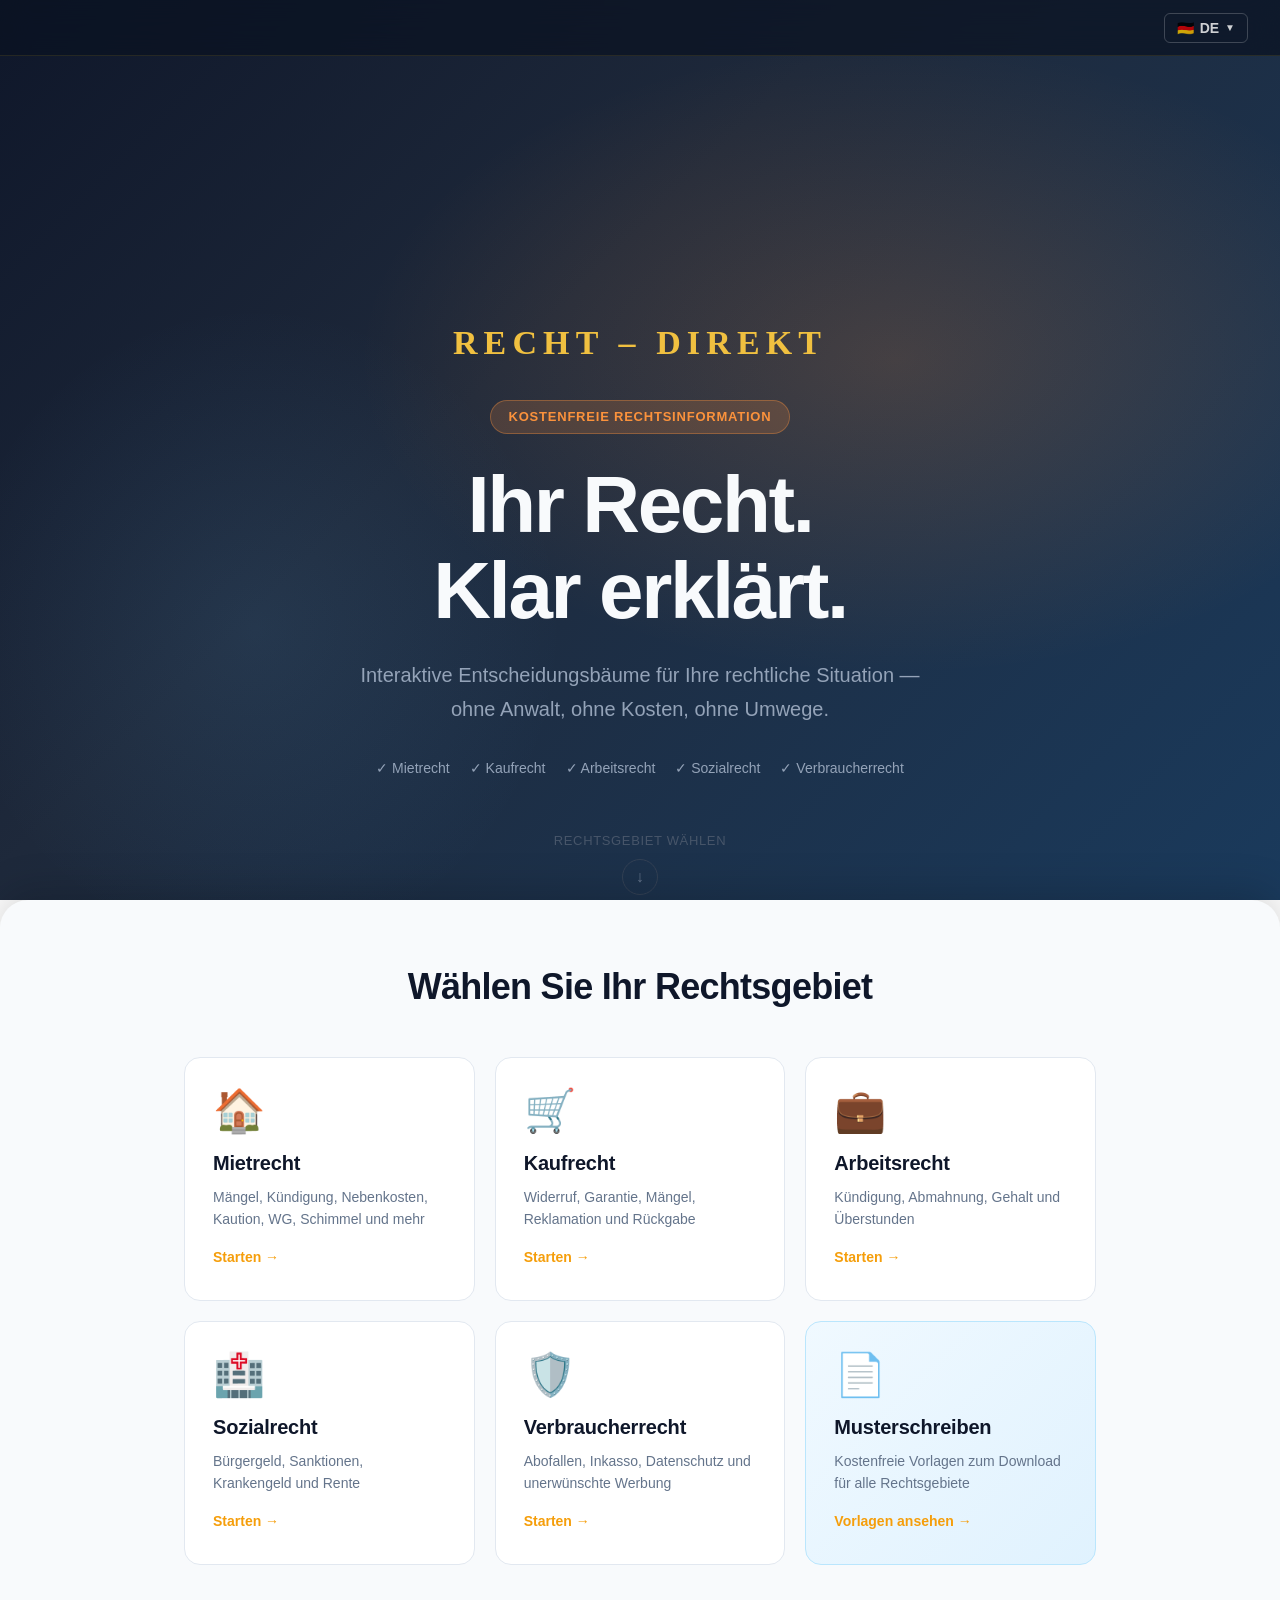
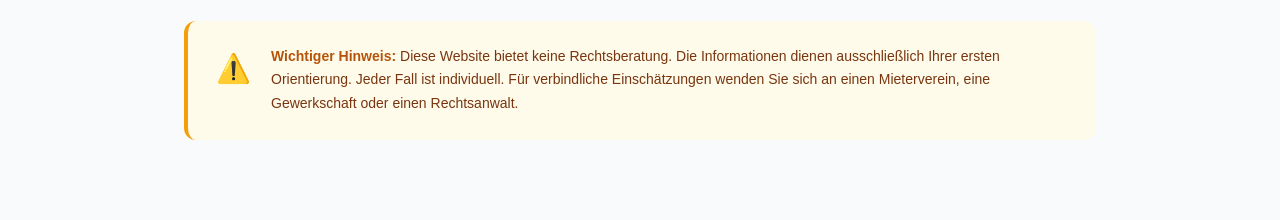
<file: index.html>
<!DOCTYPE html>
<html lang="de" id="html-root">
<head>
  <meta charset="UTF-8">
  <meta name="viewport" content="width=device-width, initial-scale=1.0">
  <title>Recht – Direkt | Kostenfreie Rechtsinformationen</title>
  <link rel="stylesheet" href="styles.css">




  <link rel="manifest" href="manifest.json">
  <meta name="theme-color" content="#1e3a8a">
  <meta name="mobile-web-app-capable" content="yes">
  <meta name="apple-mobile-web-app-capable" content="yes">
  <meta name="apple-mobile-web-app-status-bar-style" content="default">
  <meta name="apple-mobile-web-app-title" content="Recht – Direkt">
  <link rel="apple-touch-icon" href="icon-192.png">
  <script>
    if ('serviceWorker' in navigator) {
      window.addEventListener('load', function() {
        navigator.serviceWorker.register('sw.js').then(function(reg) {
          console.log('SW registered:', reg.scope);
        }).catch(function(err) {
          console.log('SW registration failed:', err);
        });
      });
    }
  </script>
</head>
<body>
<nav id="rd-breadcrumb" aria-label="Navigationspfad" role="navigation"></nav>

<header class="site-header" id="site-header">
  <!-- Slim logo (hidden on home, visible on sub-pages) -->
  <div class="logo-wrapper" id="header-logo" style="opacity:0;pointer-events:none;transition:opacity 0.3s;">
    <a href="/" class="logo-link" onclick="navigate('home');return false;">
      <canvas id="rd-logo-canvas" width="180" height="180"
              style="height:42px;width:42px;display:block;"
              aria-label="Recht – Direkt Logo"></canvas>
      <div class="logo-text">Recht – Direkt</div>
    </a>
  </div>
  <!-- Nav -->
  <nav class="site-nav" id="site-nav" aria-label="Hauptnavigation" style="opacity:0;pointer-events:none;transition:opacity 0.3s;">
    <ul class="nav-list">
      <li><a href="#" class="nav-link" onclick="navigate('home')">Startseite</a></li>
      <li><a href="#" class="nav-link" onclick="navigate('templates_page')">Mustervorlagen</a></li>
    </ul>
  </nav>
  <!-- Language Selector -->
  <div class="lang-selector" id="lang-selector">
    <button class="lang-btn" id="lang-btn" onclick="toggleLangDropdown()" aria-haspopup="true" aria-expanded="false">
      <span id="lang-flag">🇩🇪</span>
      <span id="lang-label">DE</span>
      <span class="lang-arrow">▼</span>
    </button>
    <div class="lang-dropdown" id="lang-dropdown">
      <div class="lang-option active" id="lang-opt-de" onclick="setLanguage('de')">
        <span class="lang-flag">🇩🇪</span> Deutsch
      </div>
      <div class="lang-option" id="lang-opt-en" onclick="setLanguage('en')">
        <span class="lang-flag">🇬🇧</span> English
      </div>
    </div>
  </div>
</header>
<!-- Sub-page centered logo banner -->
<div id="subpage-logo-banner">
  <a href="/" onclick="navigate('home');return false;" style="display:flex;flex-direction:column;align-items:center;gap:6px;text-decoration:none;">
    <canvas id="rd-logo-canvas-banner" width="180" height="180"
            style="width:80px;height:80px;display:block;filter:drop-shadow(0 0 24px rgba(212,160,23,0.50));"
            aria-label="Recht – Direkt Logo"></canvas>
    <span class="subpage-banner-wordmark">Recht – Direkt</span>
    <span class="subpage-banner-sub">Kostenfreie Rechtsinformation</span>
  </a>
</div>


<div id="home" class="page" style="position:relative;min-height:100vh;padding:0;max-width:none;background:transparent;">

  <!-- HERO: fixed behind content, disappears on scroll -->
  <div class="rd-hero" id="rd-hero-logo-link">
    <div class="rd-hero-inner">
      <!-- Large interactive compass logo -->
      <div class="rd-hero-logo-wrap">
        <canvas id="rd-hero-logo-canvas" width="840" height="840"
                style="width:300px;height:300px;display:block;"
                aria-label="Recht – Direkt Kompass"></canvas>
        <div class="rd-hero-wordmark">Recht – Direkt</div>
      </div>
      <div class="rd-hero-badge">Kostenfreie Rechtsinformation</div>
      <h1 class="rd-hero-h1">Ihr Recht.<br>Klar erklärt.</h1>
      <p class="rd-hero-sub">Interaktive Entscheidungsbäume für Ihre rechtliche Situation — ohne Anwalt, ohne Kosten, ohne Umwege.</p>
      <div class="rd-hero-checks">
        <span>✓ Mietrecht</span><span>✓ Kaufrecht</span><span>✓ Arbeitsrecht</span>
        <span>✓ Sozialrecht</span><span>✓ Verbraucherrecht</span>
      </div>
      <div class="rd-scroll-hint">
        <span>Rechtsgebiet wählen</span>
        <div class="rd-scroll-arrow">↓</div>
      </div>
    </div>
  </div>

  <!-- CONTENT PANEL: scrolls over hero -->
  <div class="rd-content-panel">
    <div class="rd-content-inner">

      <h2 class="rd-section-title">Wählen Sie Ihr Rechtsgebiet</h2>

      <div class="rd-cards-grid">
        <div class="rd-card" onclick="navigate('rechtsgebiet_mietrecht')">
          <div class="rd-card-icon">🏠</div>
          <h3>Mietrecht</h3>
          <p>Mängel, Kündigung, Nebenkosten, Kaution, WG, Schimmel und mehr</p>
          <div class="rd-card-cta">Starten →</div>
        </div>
        <div class="rd-card" onclick="navigate('rechtsgebiet_kaufrecht')">
          <div class="rd-card-icon">🛒</div>
          <h3>Kaufrecht</h3>
          <p>Widerruf, Garantie, Mängel, Reklamation und Rückgabe</p>
          <div class="rd-card-cta">Starten →</div>
        </div>
        <div class="rd-card" onclick="navigate('rechtsgebiet_arbeitsrecht')">
          <div class="rd-card-icon">💼</div>
          <h3>Arbeitsrecht</h3>
          <p>Kündigung, Abmahnung, Gehalt und Überstunden</p>
          <div class="rd-card-cta">Starten →</div>
        </div>
        <div class="rd-card" onclick="navigate('rechtsgebiet_sozialrecht')">
          <div class="rd-card-icon">🏥</div>
          <h3>Sozialrecht</h3>
          <p>Bürgergeld, Sanktionen, Krankengeld und Rente</p>
          <div class="rd-card-cta">Starten →</div>
        </div>
        <div class="rd-card" onclick="navigate('rechtsgebiet_verbraucherrecht')">
          <div class="rd-card-icon">🛡️</div>
          <h3>Verbraucherrecht</h3>
          <p>Abofallen, Inkasso, Datenschutz und unerwünschte Werbung</p>
          <div class="rd-card-cta">Starten →</div>
        </div>
        <div class="rd-card rd-card-templates" onclick="showTemplatesPage()">
          <div class="rd-card-icon">📄</div>
          <h3>Musterschreiben</h3>
          <p>Kostenfreie Vorlagen zum Download für alle Rechtsgebiete</p>
          <div class="rd-card-cta">Vorlagen ansehen →</div>
        </div>
      </div>

      <div class="rd-disclaimer">
        <span class="rd-disclaimer-icon">⚠️</span>
        <div>
          <strong>Wichtiger Hinweis:</strong> Diese Website bietet keine Rechtsberatung.
          Die Informationen dienen ausschließlich Ihrer ersten Orientierung.
          Jeder Fall ist individuell. Für verbindliche Einschätzungen wenden Sie sich
          an einen Mieterverein, eine Gewerkschaft oder einen Rechtsanwalt.
        </div>
      </div>

    </div>
  </div>
</div>

<div id="rechtsgebiet_kaufrecht" class="page hidden">
      <button class="btn btn-back" onclick="navigate('home')">&larr; Zurück zur Startseite</button>
      <div class="card">
        <h1 style="margin-bottom: var(--space-24);">🛒 Kaufrecht</h1>
        <p style="font-size: var(--font-size-lg); margin-bottom: var(--space-24);">Hilfe bei Problemen mit Käufen, Mängeln, Widerruf und Lieferverzug.</p>
        <button class="btn btn-primary" onclick="navigate('main')">Los geht's →</button>
      </div>
    </div>
<div id="rechtsgebiet_mietrecht" class="page hidden">
      <button class="btn btn-back" onclick="navigate('home')">&larr; Zurück zur Startseite</button>
      <div class="card">
        <h1 style="margin-bottom: var(--space-24);">🏠 Mietrecht</h1>
        <p style="font-size: var(--font-size-lg); margin-bottom: var(--space-24);">Hilfe bei Problemen mit der Mietwohnung, Vermieter und Kaution.</p>
        <button class="btn btn-primary" onclick="navigate('mietrecht_main')">Los geht's →</button>
      </div>
    </div>
<div id="rechtsgebiet_arbeitsrecht" class="page hidden">
      <button class="btn btn-back" onclick="navigate('home')">&larr; Zurück zur Startseite</button>
      <div class="card">
        <h1 style="margin-bottom: var(--space-24);">💼 Arbeitsrecht</h1>
        <p style="font-size: var(--font-size-lg); margin-bottom: var(--space-24);">Hilfe bei Problemen im Arbeitsverhältnis: Abmahnung, Kündigung, Lohn.</p>
        <button class="btn btn-primary" onclick="navigate('arbeitsrecht_main')">Los geht's →</button>
      </div>
    </div>
<div id="rechtsgebiet_sozialrecht" class="page hidden">
      <button class="btn btn-back" onclick="navigate('home')">&larr; Zurück zur Startseite</button>
      <div class="card">
        <h1 style="margin-bottom: var(--space-24);">🤝 Sozialrecht</h1>
        <p style="font-size: var(--font-size-lg); margin-bottom: var(--space-24);">Hilfe bei Problemen mit Bürgergeld, ALG I, Wohngeld und Sanktionen.</p>
        <button class="btn btn-primary" onclick="navigate('sozialrecht_main')">Los geht's →</button>
      </div>
    </div>
<div id="rechtsgebiet_verbraucherrecht" class="page hidden">
      <button class="btn btn-back" onclick="navigate('home')">&larr; Zurück zur Startseite</button>
      <div class="card">
        <h1 style="margin-bottom: var(--space-24);">🛡️ Verbraucherrecht</h1>
        <p style="font-size: var(--font-size-lg); margin-bottom: var(--space-24);">Hilfe bei Verträgen, Inkasso-Forderungen und Abofallen.</p>
        <button class="btn btn-primary" onclick="navigate('verbraucherrecht_main')">Los geht's →</button>
      </div>
    </div>
<div id="templates_page" class="page hidden">
    <button class="btn btn-back" onclick="navigate('home')">&larr; Zurück zur Startseite</button>
    <div class="card" style="max-width:950px;width:100%;margin:0 auto;padding:32px 16px 32px 16px;background: var(--color-surface);">
      <h1 style="text-align:center;margin-bottom:32px;">📄 Mustervorlagen &amp; Musterschreiben</h1>
      <p style="color:var(--color-text-secondary);font-size:18px;text-align:center;max-width:700px;margin:0 auto 40px;">Hier finden Sie rechtssichere Mustervorlagen und Musterschreiben zum Download, sortiert nach Rechtsgebieten. Sie können den Text kopieren, ansehen oder sich eine professionelle PDF-Vorlage herunterladen. Alle Vorlagen enthalten Felder zum Ausfüllen und eine kurze Erklärung.</p>
      <div class="template-tools-bar">
        <input type="text" id="template-search" placeholder="🔍 Stichwortsuche (z.B. Kündigung, Mangel)" oninput="filterTemplates()" aria-label="Vorlagen durchsuchen">
        <select id="template-area-filter" onchange="filterTemplates()" aria-label="Rechtsgebiet filtern">
          <option value="all">Alle Rechtsgebiete</option>
          <option value="kaufrecht">Kaufrecht</option>
          <option value="mietrecht">Mietrecht</option>
          <option value="arbeitsrecht">Arbeitsrecht</option>
          <option value="sozialrecht">Sozialrecht</option>
          <option value="verbraucherrecht">Verbraucherrecht</option>
        </select>
        <button class="btn btn-secondary" style="margin-left:10px;min-width:110px;" onclick="showRecentTemplates()" id="recentlyBtn">Zuletzt verwendet</button>
      </div>
      <div id="templates-collapsible-list"></div>
    </div>
    <!-- PREVIEW MODAL -->
    <div id="template-preview-modal" class="modal hidden" tabindex="-1" role="dialog" aria-modal="true" aria-labelledby="templatePreviewTitle">
      <div class="modal-backdrop" onclick="hidePreview()"></div>
      <div class="modal-content">
        <button class="modal-close" onclick="hidePreview()" aria-label="Vorschau schließen">&times;</button>
        <div id="modal-preview-content"></div>
      </div>
    </div>
  </div>

  <!-- Dynamic page container -->
  <div id="dyn-page" class="page hidden"></div>



  <script src="data/templates.js"></script>
  <script src="data/tree.js"></script>
  <script src="js/app.js"></script>
  <script src="js/logo.js"></script>
</body>
</html>
</file>
<file: styles.css>
/* ================================================================
   styles.css — Recht-Direkt
   Merged from three <style> blocks in the original index.html
================================================================ */

/* === Block 1: Base Design System === */

    /* Professional Design with Premium Brand Colors */
    body {
  font-family: -apple-system, BlinkMacSystemFont, 'Segoe UI', 'Inter', 'Roboto', sans-serif;
  font-size: 16px;
  line-height: 1.5;
  color: #111827;
  background: #ffffff;
  -webkit-font-smoothing: antialiased;
  -moz-osx-font-smoothing: grayscale;
  min-height: 100vh;
}
    /* Design System CSS */
    :root {
      --color-white: rgba(255, 255, 255, 1);
      --color-black: rgba(0, 0, 0, 1);
      --primary-color: #1e3a8a;
      --accent-color: #f59e0b;

      --color-cream-50: rgba(252, 252, 249, 1);
      --color-cream-100: rgba(255, 255, 253, 1);
      --color-gray-200: rgba(245, 245, 245, 1);
      --color-gray-300: rgba(167, 169, 169, 1);
      --color-gray-400: rgba(119, 124, 124, 1);
      --color-slate-500: rgba(98, 108, 113, 1);
      --color-brown-600: rgba(94, 82, 64, 1);
      --color-charcoal-700: rgba(31, 33, 33, 1);
      --color-charcoal-800: rgba(38, 40, 40, 1);
      --color-slate-900: rgba(19, 52, 59, 1);
      --color-teal-300: rgba(50, 184, 198, 1);
      --color-teal-400: rgba(45, 166, 178, 1);
      --color-teal-500: rgba(33, 128, 141, 1);
      --color-teal-600: rgba(29, 116, 128, 1);
      --color-teal-700: rgba(26, 104, 115, 1);
      --color-teal-800: rgba(41, 150, 161, 1);
      --color-red-400: rgba(255, 84, 89, 1);
      --color-red-500: rgba(192, 21, 47, 1);
      --color-orange-400: rgba(230, 129, 97, 1);
      --color-orange-500: rgba(168, 75, 47, 1);
      --color-brown-600-rgb: 94, 82, 64;
      --color-teal-500-rgb: 33, 128, 141;
      --color-slate-900-rgb: 19, 52, 59;
      --color-slate-500-rgb: 98, 108, 113;
      --color-red-500-rgb: 192, 21, 47;
      --color-red-400-rgb: 255, 84, 89;
      --color-orange-500-rgb: 168, 75, 47;
      --color-orange-400-rgb: 230, 129, 97;
      --color-bg-1: rgba(59, 130, 246, 0.08);
      --color-bg-2: rgba(245, 158, 11, 0.08);
      --color-bg-3: rgba(34, 197, 94, 0.08);
      --color-bg-4: rgba(239, 68, 68, 0.08);
      --color-bg-5: rgba(147, 51, 234, 0.08);
      --color-bg-6: rgba(249, 115, 22, 0.08);
      --color-bg-7: rgba(236, 72, 153, 0.08);
      --color-bg-8: rgba(6, 182, 212, 0.08);
      --color-background: var(--color-cream-50);
      --color-surface: var(--color-cream-100);
      --color-text: var(--color-slate-900);
      --color-text-secondary: var(--color-slate-500);
      --color-primary: var(--color-teal-500);
      --color-primary-hover: var(--color-teal-600);
      --color-primary-active: var(--color-teal-700);
      --color-secondary: rgba(var(--color-brown-600-rgb), 0.12);
      --color-secondary-hover: rgba(var(--color-brown-600-rgb), 0.2);
      --color-secondary-active: rgba(var(--color-brown-600-rgb), 0.25);
      --color-border: rgba(var(--color-brown-600-rgb), 0.2);
      --color-btn-primary-text: var(--color-cream-50);
      --color-card-border: rgba(var(--color-brown-600-rgb), 0.12);
      --color-card-border-inner: rgba(var(--color-brown-600-rgb), 0.12);
      --color-error: var(--color-red-500);
      --color-success: var(--color-teal-500);
      --color-warning: var(--color-orange-500);
      --color-info: var(--color-slate-500);
      --color-focus-ring: rgba(var(--color-teal-500-rgb), 0.4);
      --color-select-caret: rgba(var(--color-slate-900-rgb), 0.8);
      --focus-ring: 0 0 0 3px var(--color-focus-ring);
      --focus-outline: 2px solid var(--color-primary);
      --font-family-base: "FKGroteskNeue", "Geist", "Inter", -apple-system, BlinkMacSystemFont, "Segoe UI", Roboto, sans-serif;
      --font-size-sm: 14px;
      --font-size-base: 16px;
      --font-size-md: 18px;
      --font-size-lg: 20px;
      --font-size-xl: 24px;
      --font-size-2xl: 30px;
      --font-size-3xl: 36px;
      --font-size-4xl: 48px;
      --font-weight-normal: 400;
      --font-weight-medium: 500;
      --font-weight-semibold: 550;
      --font-weight-bold: 600;
      --line-height-tight: 1.25;
      --line-height-normal: 1.5;
      --line-height-relaxed: 1.75;
      --space-8: 8px;
      --space-12: 12px;
      --space-16: 16px;
      --space-20: 20px;
      --space-24: 24px;
      --space-32: 32px;
      --space-48: 48px;
      --radius-base: 8px;
      --radius-md: 10px;
      --radius-lg: 12px;
      --shadow-xs: 0 1px 2px rgba(0, 0, 0, 0.03);
      --shadow-sm: 0 1px 3px rgba(0, 0, 0, 0.04), 0 1px 2px rgba(0, 0, 0, 0.02);
      --shadow-md: 0 4px 6px -1px rgba(0, 0, 0, 0.04), 0 2px 4px -1px rgba(0, 0, 0, 0.02);
      --shadow-lg: 0 10px 15px -3px rgba(0, 0, 0, 0.08), 0 4px 6px -2px rgba(0, 0, 0, 0.04);
      --duration-fast: 150ms;
      --duration-normal: 250ms;
      --ease-standard: cubic-bezier(0.16, 1, 0.3, 1);
    }

    @media (prefers-color-scheme: dark) {
      :root {
        --color-gray-400-rgb: 119, 124, 124;
        --color-teal-300-rgb: 50, 184, 198;
        --color-gray-300-rgb: 167, 169, 169;
        --color-gray-200-rgb: 245, 245, 245;
        --color-bg-1: rgba(29, 78, 216, 0.15);
        --color-bg-2: rgba(180, 83, 9, 0.15);
        --color-bg-3: rgba(21, 128, 61, 0.15);
        --color-bg-4: rgba(185, 28, 28, 0.15);
        --color-bg-5: rgba(107, 33, 168, 0.15);
        --color-bg-6: rgba(194, 65, 12, 0.15);
        --color-bg-7: rgba(190, 24, 93, 0.15);
        --color-bg-8: rgba(8, 145, 178, 0.15);
        --color-background: var(--color-charcoal-700);
        --color-surface: var(--color-charcoal-800);
        --color-text: var(--color-gray-200);
        --color-text-secondary: rgba(var(--color-gray-300-rgb), 0.7);
        --color-primary: var(--color-teal-300);
        --color-primary-hover: var(--color-teal-400);
        --color-primary-active: var(--color-teal-800);
        --color-secondary: rgba(var(--color-gray-400-rgb), 0.15);
        --color-secondary-hover: rgba(var(--color-gray-400-rgb), 0.25);
        --color-secondary-active: rgba(var(--color-gray-400-rgb), 0.3);
        --color-border: rgba(var(--color-gray-400-rgb), 0.3);
        --color-error: var(--color-red-400);
        --color-success: var(--color-teal-300);
        --color-warning: var(--color-orange-400);
        --color-info: var(--color-gray-300);
        --color-focus-ring: rgba(var(--color-teal-300-rgb), 0.4);
        --color-btn-primary-text: var(--color-slate-900);
        --color-card-border: rgba(var(--color-gray-400-rgb), 0.2);
        --color-card-border-inner: rgba(var(--color-gray-400-rgb), 0.15);
      }
    }

    @font-face {
      font-family: 'FKGroteskNeue';
      src: url('https://r2cdn.perplexity.ai/fonts/FKGroteskNeue.woff2') format('woff2');
    }

    * {
      margin: 0;
      padding: 0;
      box-sizing: border-box;
    }

    html {
      font-family: var(--font-family-base);
      font-size: var(--font-size-base);
      line-height: var(--line-height-relaxed);
      color: var(--color-text);
      background-color: var(--color-background);
      -webkit-font-smoothing: antialiased;
    }

    body {
      min-height: 100vh;
      display: flex;
      flex-direction: column;
    }

    /* Main Container */
    .container {
      max-width: 900px;
      margin: 0 auto;
      padding: var(--space-32);
      width: 100%;
    }

    /* Card Styles - Clean Professional */
    .card {
      background: #ffffff;
      border-radius: 16px;
      box-shadow: 0 2px 8px rgba(0, 0, 0, 0.08);
      padding: 48px;
      margin-bottom: var(--space-32);
      max-width: 900px;
      margin-left: auto;
      margin-right: auto;
    }

    /* Typography */
    h1 {
      font-size: var(--font-size-4xl);
      font-weight: var(--font-weight-bold);
      color: var(--color-text);
      margin-bottom: var(--space-24);
      line-height: var(--line-height-tight);
      letter-spacing: -0.02em;
    }

    h2 {
      font-size: var(--font-size-3xl);
      font-weight: var(--font-weight-semibold);
      color: var(--color-text);
      margin-bottom: var(--space-24);
      line-height: var(--line-height-tight);
      letter-spacing: -0.01em;
    }

    p {
      font-size: var(--font-size-md);
      color: var(--color-text);
      margin-bottom: var(--space-20);
      line-height: var(--line-height-relaxed);
    }

    /* Alert Box */
    .alert {
      background-color: var(--color-bg-3);
      border: 1px solid var(--color-success);
      border-radius: var(--radius-base);
      padding: var(--space-16);
      margin-bottom: var(--space-24);
    }

    .alert p {
      color: var(--color-text);
      margin-bottom: 0;
      font-size: var(--font-size-base);
    }

    /* Buttons - Professional Warm Design */
    .btn {
      display: block;
      width: 100%;
      padding: 16px 32px;
      font-size: 18px;
      font-weight: 500;
      text-align: center;
      border: none;
      border-radius: 12px;
      cursor: pointer;
      transition: all 0.2s ease;
      margin-bottom: 16px;
    }

    .btn-primary {
      background: #1e3a8a;
      color: white;
      box-shadow: 0 2px 4px rgba(30, 58, 138, 0.2);
    }

    .btn-primary:hover {
      background: #1e40af;
      transform: translateY(-1px);
      box-shadow: 0 4px 8px rgba(30, 58, 138, 0.3);
    }

    .btn-primary:active {
      background: #1e3a8a;
      transform: translateY(0);
    }

    .btn-secondary {
      background: white;
      color: #1e3a8a;
      border: 2px solid #1e3a8a;
    }

    .btn-secondary:hover {
      background: rgba(30, 58, 138, 0.05);
      border-color: #1e40af;
      color: #1e40af;
    }

    .btn-back {
      background: white;
      color: #1e3a8a;
      border: 2px solid #e2e8f0;
      padding: 10px 20px;
      font-size: 14px;
      margin-bottom: 24px;
      box-shadow: 0 2px 4px rgba(0,0,0,0.05);
    }

    .btn-back:hover {
      background: #f7fafc;
      border-color: #1e3a8a;
      transform: translateX(-2px);
    }

    /* Progress Indicator - Clean Design */
    .progress {
      background: #f7fafc;
      color: #1e3a8a;
      padding: 12px 24px;
      border-radius: 8px;
      font-size: 16px;
      text-align: center;
      margin-bottom: 32px;
      font-weight: 500;
      border: 1px solid #e2e8f0;
    }

    /* Hint Box */
    .hint {
      background-color: var(--color-bg-2);
      border-left: 3px solid var(--color-warning);
      padding: var(--space-12) var(--space-16);
      margin-bottom: var(--space-20);
      border-radius: var(--radius-base);
      font-size: var(--font-size-sm);
      color: var(--color-text);
    }

    /* Legal Reference */
    .legal-ref {
      background-color: var(--color-secondary);
      border: 1px solid var(--color-border);
      border-radius: var(--radius-base);
      padding: var(--space-12) var(--space-16);
      margin-top: var(--space-20);
      font-size: var(--font-size-sm);
      color: var(--color-text-secondary);
      font-style: italic;
    }

    /* Footer */
    .footer {
      text-align: center;
      padding: var(--space-32) var(--space-24);
      margin-top: auto;
    }

    .footer p {
      font-size: var(--font-size-sm);
      color: var(--color-text-secondary);
    }

    /* Result Card - Professional Design */
    .result-card {
      background: white;
      border: 1px solid #e2e8f0;
      border-radius: 12px;
      padding: 24px;
      margin-bottom: 24px;
      box-shadow: 0 2px 4px rgba(0,0,0,0.05);
      transition: all 0.2s ease;
    }

    .result-card:hover {
      transform: translateY(-2px);
      box-shadow: 0 4px 12px rgba(0,0,0,0.1);
    }

    .result-card h2 {
      color: #1e3a8a;
      margin-bottom: 16px;
    }

    .result-card p {
      color: #2d3748;
      font-size: 16px;
      line-height: 1.6;
    }

    /* Hidden Class */
    .hidden {
      display: none;
    }

    /* ========== PAGE-SPECIFIC DESIGN ========== */
.site-header {
  position: fixed;
  top: 0; left: 0; right: 0;
  z-index: 300;
  display: flex;
  align-items: center;
  justify-content: space-between;
  padding: 0 32px;
  height: 56px;
  background: transparent;
  transition: background 0.35s ease, box-shadow 0.35s ease;
}
.site-header.solid {
  background: rgba(8, 17, 30, 0.96);
  box-shadow: 0 2px 20px rgba(0,0,0,0.35);
}
.site-header.page-light {
  background: #ffffff;
  box-shadow: 0 2px 8px rgba(0,0,0,0.08);
}
.container {
  max-width: 1200px;
  margin: 0 auto;
  padding: 0 24px;
}
.logo-wrapper { display: flex; align-items: center; gap: 10px; }
.logo-link {
  display: flex; align-items: center; gap: 10px;
  text-decoration: none;
  transition: opacity 0.2s;
}
.logo-link:hover { opacity: 0.85; }
.logo-text {
  font-size: 18px;
  font-weight: 700;
  color: #f0c040;
  letter-spacing: 0.04em;
  font-family: 'Georgia', serif;
  white-space: nowrap;
}
.site-header.page-light .logo-text { color: #1e3a8a; }
@media (max-width: 768px) {
  .site-header { padding: 0 16px; }
  .logo-text { font-size: 15px; }
}

.hero {
  padding: 80px 0;
  text-align: center;
}
.hero-title {
  font-size: 48px;
  font-weight: 700;
  line-height: 1.2;
  color: #111827;
  margin-bottom: 24px;
  max-width: 900px;
  margin-left: auto;
  margin-right: auto;
}
.hero-subtitle {
  font-size: 20px;
  line-height: 1.75;
  color: #4b5563;
  margin-bottom: 48px;
  max-width: 800px;
  margin-left: auto;
  margin-right: auto;
}
.hero-features {
  display: flex;
  flex-direction: column;
  gap: 16px;
  max-width: 700px;
  margin: 0 auto;
  text-align: left;
}
.feature-item {
  display: flex;
  align-items: center;
  gap: 12px;
  font-size: 18px;
  line-height: 1.5;
}
.feature-icon {
  color: #38a169;
  font-size: 24px;
  flex-shrink: 0;
}
@media (max-width: 768px) {
  .hero {
    padding: 48px 0;
  }
  .hero-title {
    font-size: 32px;
  }
  .hero-subtitle {
    font-size: 18px;
  }
  .feature-item {
    font-size: 16px;
  }
}

.areas {
  padding: 80px 0;
  background: #f9fafb;
}
.section-title {
  font-size: 36px;
  font-weight: 600;
  text-align: center;
  margin-bottom: 48px;
  color: #111827;
}
.areas-grid {
  display: grid;
  grid-template-columns: repeat(2, 1fr);
  gap: 24px;
  max-width: 1000px;
  margin: 0 auto;
}
.area-card {
  background: white;
  border: 1px solid #e5e7eb;
  border-radius: 12px;
  padding: 32px;
  text-decoration: none;
  transition: all 0.2s ease;
  display: flex;
  flex-direction: column;
  position: relative;
}
.area-card:hover {
  transform: translateY(-4px);
  box-shadow: 0 12px 24px rgba(0, 0, 0, 0.1);
  border-color: #3b82f6;
}
.card-icon {
  font-size: 48px;
  margin-bottom: 16px;
}
.card-title {
  font-size: 24px;
  font-weight: 600;
  color: #111827;
  margin: 0 0 8px 0;
}
.card-description {
  font-size: 16px;
  line-height: 1.5;
  color: #6b7280;
  margin: 0 0 16px 0;
  flex-grow: 1;
}
.card-arrow {
  font-size: 24px;
  color: #3b82f6;
  align-self: flex-start;
}
@media (max-width: 768px) {
  .areas-grid {
    grid-template-columns: 1fr;
  }
  .section-title {
    font-size: 28px;
  }
}

.disclaimer {
  padding: 80px 0;
}
.disclaimer-box {
  background: #fffbeb;
  border-left: 4px solid #f59e0b;
  border-radius: 8px;
  padding: 24px;
  display: flex;
  gap: 16px;
  max-width: 900px;
  margin: 0 auto;
}
.disclaimer-icon {
  font-size: 32px;
  flex-shrink: 0;
}
.disclaimer-title {
  font-size: 20px;
  font-weight: 600;
  color: #78350f;
  margin: 0 0 8px 0;
}
.disclaimer-text {
  font-size: 14px;
  line-height: 1.6;
  color: #78350f;
  margin: 0;
}

.site-footer {
  background: #f9fafb;
  border-top: 1px solid #e5e7eb;
  padding: 48px 0;
}
.footer-content {
  display: flex;
  justify-content: space-between;
  align-items: center;
  flex-wrap: wrap;
  gap: 16px;
}
.footer-copyright {
  font-size: 14px;
  color: #6b7280;
  margin: 0;
}
.footer-nav {
  display: flex;
  gap: 16px;
  align-items: center;
}
.footer-link {
  font-size: 14px;
  color: #6b7280;
  text-decoration: none;
}
.footer-link:hover {
  color: #3b82f6;
}
.footer-separator {
  color: #d1d5db;
}
@media (max-width: 768px) {
  .footer-content {
    flex-direction: column;
    text-align: center;
  }
}
/* ========== DESIGN SYSTEM (overwrite for global and reset) ========== */
a {
  color: var(--primary-color);
  text-decoration: none;
  transition: color 0.2s ease;
}

a:hover {
  color: #1e40af;
}
img {
  max-width: 100%;
  height: auto;
  display: block;
}

/* Responsive */
    @media (max-width: 640px) {
      .container {
        padding: var(--space-16);
      }

      .card {
        padding: var(--space-32);
      }

      h1 {
        font-size: var(--font-size-3xl);
      }

      h2 {
        font-size: var(--font-size-2xl);
      }
      
      .btn {
        padding: 14px 24px;
        font-size: 16px;
      }
    }
  

/* ═══ SCROLL-AWAY HERO ═══════════════════════════════════════════════════ */
.rd-hero {
  position: fixed;
  top: 0; left: 0; right: 0;
  height: 100vh;
  z-index: 0;
  background: linear-gradient(135deg, #0f172a 0%, #1e293b 40%, #1a3a5c 100%);
  display: flex;
  align-items: center;
  justify-content: center;
  overflow: hidden;
}
.rd-hero::before {
  content: '';
  position: absolute;
  inset: 0;
  background:
    radial-gradient(ellipse 60% 50% at 70% 40%, rgba(251,146,60,0.18) 0%, transparent 70%),
    radial-gradient(ellipse 40% 60% at 20% 70%, rgba(99,179,237,0.10) 0%, transparent 60%);
  pointer-events: none;
}
.rd-hero-inner {
  position: relative;
  z-index: 1;
  text-align: center;
  padding: 0 24px;
  max-width: 780px;
  width: 100%;
}
.rd-hero-logo-wrap {
  display: flex;
  flex-direction: column;
  align-items: center;
  margin-bottom: 32px;
  gap: 12px;
}
.rd-hero-logo-wrap canvas {
  filter: drop-shadow(0 0 32px rgba(212,160,23,0.25));
  transition: filter 0.4s ease;
  cursor: pointer;
}
.rd-hero-logo-wrap:hover canvas {
  filter: drop-shadow(0 0 52px rgba(212,160,23,0.5));
}
.rd-hero-wordmark {
  font-family: 'Georgia', 'Times New Roman', serif;
  font-size: clamp(22px, 3.5vw, 34px);
  font-weight: 700;
  letter-spacing: 0.18em;
  color: #f0c040;
  text-transform: uppercase;
}
@media (max-width: 600px) {
  .rd-hero-logo-wrap canvas { width: 220px !important; height: 220px !important; }
  .rd-hero-wordmark { font-size: 20px; }
}
.rd-hero-badge {
  display: inline-block;
  background: rgba(251,146,60,0.18);
  color: #fb923c;
  border: 1px solid rgba(251,146,60,0.35);
  border-radius: 99px;
  font-size: 13px;
  font-weight: 600;
  letter-spacing: .06em;
  text-transform: uppercase;
  padding: 6px 18px;
  margin-bottom: 28px;
}
.rd-hero-h1 {
  font-size: clamp(42px, 7vw, 80px);
  font-weight: 800;
  color: #f8fafc;
  line-height: 1.08;
  letter-spacing: -0.03em;
  margin: 0 0 24px;
}
.rd-hero-sub {
  font-size: clamp(16px, 2.2vw, 20px);
  color: #94a3b8;
  line-height: 1.7;
  margin: 0 auto 32px;
  max-width: 560px;
}
.rd-hero-checks {
  display: flex;
  flex-wrap: wrap;
  gap: 10px 20px;
  justify-content: center;
  margin-bottom: 52px;
  color: #64748b;
  font-size: 14px;
  font-weight: 500;
}
.rd-hero-checks span {
  color: #94a3b8;
}
.rd-scroll-hint {
  display: flex;
  flex-direction: column;
  align-items: center;
  gap: 8px;
  color: #475569;
  font-size: 13px;
  letter-spacing: .05em;
  text-transform: uppercase;
}
.rd-scroll-arrow {
  width: 36px; height: 36px;
  border: 1.5px solid #334155;
  border-radius: 50%;
  display: flex; align-items: center; justify-content: center;
  font-size: 16px;
  color: #64748b;
  animation: bounce 2s ease-in-out infinite;
}
@keyframes bounce {
  0%,100% { transform: translateY(0); opacity:.7; }
  50%      { transform: translateY(5px); opacity:1; }
}

/* ═══ CONTENT PANEL (slides over hero) ══════════════════════════════════ */
.rd-content-panel {
  position: relative;
  z-index: 10;
  margin-top: 100vh;
  background: #f8fafc;
  border-radius: 28px 28px 0 0;
  box-shadow: 0 -8px 40px rgba(0,0,0,0.18);
}
.rd-content-inner {
  max-width: 960px;
  margin: 0 auto;
  padding: 64px 24px 80px;
}
.rd-section-title {
  font-size: clamp(24px, 3.5vw, 36px);
  font-weight: 700;
  color: #0f172a;
  text-align: center;
  letter-spacing: -0.02em;
  margin: 0 0 48px;
}
.rd-cards-grid {
  display: grid;
  grid-template-columns: repeat(auto-fit, minmax(280px, 1fr));
  gap: 20px;
  margin-bottom: 56px;
}
.rd-card {
  background: #ffffff;
  border: 1px solid #e2e8f0;
  border-radius: 16px;
  padding: 32px 28px;
  cursor: pointer;
  transition: transform .25s ease, box-shadow .25s ease, border-color .25s ease;
}
.rd-card:hover {
  transform: translateY(-6px);
  box-shadow: 0 16px 32px rgba(15,23,42,.10);
  border-color: #cbd5e1;
}
.rd-card-icon {
  font-size: 42px;
  margin-bottom: 16px;
  line-height: 1;
}
.rd-card h3 {
  font-size: 20px;
  font-weight: 700;
  color: #0f172a;
  margin: 0 0 8px;
  letter-spacing: -.01em;
}
.rd-card p {
  font-size: 14px;
  color: #64748b;
  line-height: 1.6;
  margin: 0 0 16px;
}
.rd-card-cta {
  font-size: 14px;
  font-weight: 600;
  color: var(--accent-color, #e07b2a);
}
.rd-card-templates {
  background: linear-gradient(135deg, #f0f9ff, #e0f2fe);
  border-color: #bae6fd;
}
.rd-disclaimer {
  display: flex;
  gap: 20px;
  align-items: flex-start;
  background: #fffbeb;
  border-left: 4px solid #f59e0b;
  border-radius: 12px;
  padding: 24px 28px;
  font-size: 14px;
  color: #78350f;
  line-height: 1.7;
}
.rd-disclaimer-icon { font-size: 28px; flex-shrink: 0; }
.rd-disclaimer strong { color: #b45309; }



/* Mobile */
@media (max-width: 600px) {
  .rd-hero-h1 { font-size: 40px; }
  .rd-content-inner { padding: 40px 16px 60px; }
  .rd-cards-grid { grid-template-columns: 1fr; }
}

  
/* ═══════════════════════════════════════════════
   SITZUNGSSPEICHER / PFAD-HISTORY — v1
   Breadcrumb-Leiste, Zurück-Button-Upgrade,
   Session-Zusammenfassung am Ergebnis
═══════════════════════════════════════════════ */

/* ── Breadcrumb-Leiste ── */
#rd-breadcrumb {
  display: none;
  position: sticky;
  top: 0;
  z-index: 200;
  background: var(--color-surface, #fff);
  border-bottom: 1px solid var(--color-border, #e5e7eb);
  padding: 8px 16px;
  max-width: 100%;
  overflow-x: auto;
  white-space: nowrap;
  scrollbar-width: none;
  box-shadow: 0 2px 8px rgba(0,0,0,0.04);
}
#rd-breadcrumb::-webkit-scrollbar { display: none; }
#rd-breadcrumb.visible { display: flex; align-items: center; gap: 0; }

.rd-bc-item {
  display: inline-flex;
  align-items: center;
  font-size: 13px;
  color: var(--color-text-secondary, #6b7280);
  cursor: pointer;
  padding: 4px 6px;
  border-radius: 6px;
  transition: background 0.15s, color 0.15s;
  flex-shrink: 0;
  max-width: 160px;
  overflow: hidden;
  text-overflow: ellipsis;
}
.rd-bc-item:hover { background: var(--color-bg-1, #f3f4f6); color: var(--color-text, #111); }
.rd-bc-item.current {
  color: var(--color-primary, #1e3a8a);
  font-weight: 600;
  cursor: default;
  pointer-events: none;
}
.rd-bc-sep {
  font-size: 12px;
  color: var(--color-text-secondary, #9ca3af);
  padding: 0 2px;
  flex-shrink: 0;
}

/* ── Pfad-Zusammenfassung am Ergebnis ── */
.rd-path-summary {
  display: flex;
  flex-wrap: wrap;
  gap: 6px;
  align-items: center;
  background: var(--color-bg-1, #f8fafc);
  border: 1px solid var(--color-border, #e5e7eb);
  border-radius: 8px;
  padding: 10px 14px;
  margin-bottom: 18px;
  font-size: 13px;
}
.rd-path-summary-label {
  font-weight: 700;
  color: var(--color-text-secondary, #6b7280);
  letter-spacing: .04em;
  text-transform: uppercase;
  font-size: 11px;
  width: 100%;
  margin-bottom: 4px;
}
.rd-path-step {
  display: inline-flex;
  align-items: center;
  gap: 4px;
  background: var(--color-surface, #fff);
  border: 1px solid var(--color-border, #e5e7eb);
  border-radius: 99px;
  padding: 3px 10px;
  font-size: 12px;
  color: var(--color-text, #111);
  cursor: pointer;
  transition: background 0.15s;
}
.rd-path-step:hover { background: var(--color-primary, #1e3a8a); color: #fff; border-color: var(--color-primary, #1e3a8a); }
.rd-path-step-arrow {
  color: var(--color-text-secondary, #9ca3af);
  font-size: 12px;
}

/* ── Zurück-Button verbessert ── */
.btn-back {
  display: inline-flex;
  align-items: center;
  gap: 6px;
  transition: transform 0.15s, background 0.15s;
}
.btn-back:hover { transform: translateX(-2px); }
.btn-back:disabled { opacity: 0.4; pointer-events: none; }

@media (max-width: 640px) {
  #rd-breadcrumb { padding: 6px 12px; }
  .rd-bc-item { max-width: 110px; }
}


    /* ── Language Selector ── */
    .lang-selector {
      position: relative;
      margin-left: auto;
    }
    .lang-btn {
      display: flex;
      align-items: center;
      gap: 6px;
      background: rgba(255,255,255,0.12);
      border: 1px solid rgba(255,255,255,0.3);
      color: inherit;
      padding: 6px 12px;
      border-radius: 6px;
      cursor: pointer;
      font-size: 14px;
      font-weight: 600;
      transition: background 0.2s;
      white-space: nowrap;
    }
    .lang-btn:hover { background: rgba(255,255,255,0.22); }
    .lang-btn .lang-arrow { font-size: 10px; transition: transform 0.2s; }
    .lang-btn.open .lang-arrow { transform: rotate(180deg); }
    .lang-dropdown {
      display: none;
      position: absolute;
      top: calc(100% + 6px);
      right: 0;
      background: #fff;
      border: 1px solid #e5e7eb;
      border-radius: 8px;
      box-shadow: 0 8px 24px rgba(0,0,0,0.12);
      min-width: 160px;
      z-index: 9999;
      overflow: hidden;
    }
    .lang-dropdown.open { display: block; }
    .lang-option {
      display: flex;
      align-items: center;
      gap: 10px;
      padding: 10px 16px;
      cursor: pointer;
      font-size: 14px;
      font-weight: 500;
      color: #1f2937;
      transition: background 0.15s;
    }
    .lang-option:hover { background: #f3f4f6; }
    .lang-option.active { background: #eff6ff; color: #1e3a8a; font-weight: 700; }
    .lang-option .lang-flag { font-size: 18px; }


/* === Block 2: Sub-Page Theme === */
/* ═══════════════════════════════════════════════════════
   SUB-PAGE THEME — Recht Direkt · Light & Clean
   Startseite bleibt UNVERÄNDERT
   Sub-pages: helles Design mit Navy + Gold Akzenten
   ═══════════════════════════════════════════════════════ */

/* ── Header (alle Seiten) ── */
.site-header {
  background: rgba(10, 18, 34, 0.72) !important;
  backdrop-filter: blur(14px) !important;
  -webkit-backdrop-filter: blur(14px) !important;
  border-bottom: 1px solid rgba(200,160,32,0.14) !important;
}
.site-header.page-light,
.site-header.solid {
  background: rgba(255,255,255,0.92) !important;
  backdrop-filter: blur(14px) !important;
  border-bottom: 1px solid rgba(0,0,0,0.08) !important;
}
.site-header.page-light .nav-link,
.site-header.solid .nav-link {
  color: #1e3a8a !important;
}
.site-header.page-light .nav-link:hover,
.site-header.solid .nav-link:hover {
  color: #c8a020 !important;
}
.site-header.page-light .logo-text,
.site-header.solid .logo-text {
  color: #1e3a8a !important;
}
.site-header.page-light .lang-btn,
.site-header.solid .lang-btn {
  color: #1e3a8a !important;
  border-color: rgba(0,0,0,0.18) !important;
}
/* Default (on home/dark): keep gold */
.logo-text { color: #f0c040 !important; }
.nav-link { color: rgba(255,255,255,0.80) !important; }
.nav-link:hover { color: #f0c040 !important; }
.lang-btn {
  color: rgba(255,255,255,0.80) !important;
  border-color: rgba(255,255,255,0.20) !important;
  background: transparent !important;
}
.lang-dropdown {
  background: #ffffff !important;
  border: 1px solid rgba(0,0,0,0.10) !important;
  box-shadow: 0 8px 24px rgba(0,0,0,0.12) !important;
}
.lang-option { color: #1e3a8a !important; }
.lang-option:hover, .lang-option.active {
  background: rgba(200,160,32,0.10) !important;
  color: #c8a020 !important;
}

/* ── Sub-page body background ── */
body.sub-page {
  background: #f4f6f9 !important;
}

/* ── Sub-page wrappers ── */
.sub-page .page:not(#home) {
  background: transparent !important;
}

/* ── Sub-page: .card (decision-tree containers) ── */
.sub-page .card {
  background: #ffffff !important;
  border: 1px solid #e2e8f0 !important;
  box-shadow: 0 2px 16px rgba(0,0,0,0.07) !important;
  color: #1a2a3a !important;
}
.sub-page .card h1 {
  color: #1e3a8a !important;
}
.sub-page .card h2 {
  color: #1e3a8a !important;
  opacity: 0.85;
}
.sub-page .card h3 {
  color: #2d4a7a !important;
}
.sub-page .card p,
.sub-page .card li {
  color: #374151 !important;
}

/* ── Buttons ── */
.sub-page .btn-primary {
  background: #1e3a8a !important;
  color: #ffffff !important;
  font-weight: 600 !important;
  border: none !important;
  box-shadow: 0 2px 10px rgba(30,58,138,0.20) !important;
}
.sub-page .btn-primary:hover {
  background: #1e40af !important;
  box-shadow: 0 4px 18px rgba(30,58,138,0.32) !important;
  transform: translateY(-1px) !important;
}
.sub-page .btn-back {
  background: #ffffff !important;
  color: #1e3a8a !important;
  border: 1px solid #d1d9e8 !important;
  box-shadow: 0 1px 4px rgba(0,0,0,0.06) !important;
}
.sub-page .btn-back:hover {
  background: #f0f4ff !important;
  border-color: #1e3a8a !important;
}
.sub-page .btn:not(.btn-primary):not(.btn-back) {
  background: #f8fafc !important;
  color: #1e3a8a !important;
  border: 1px solid #d1d9e8 !important;
}
.sub-page .btn:not(.btn-primary):not(.btn-back):hover {
  background: #f0f4ff !important;
  border-color: #1e3a8a !important;
}

/* ── Progress bar ── */
.sub-page .progress-bar-fill {
  background: linear-gradient(90deg, #1e3a8a, #3b6fd4) !important;
}
.sub-page .progress-text {
  color: #6b7280 !important;
}

/* ── Result / question cards (inline HTML) ── */
.sub-page .result-card,
.sub-page .question-card {
  background: #ffffff !important;
  border: 1px solid #e2e8f0 !important;
  color: #1a2a3a !important;
  box-shadow: 0 2px 12px rgba(0,0,0,0.06) !important;
}
.sub-page .result-card h1,
.sub-page .result-card h2,
.sub-page .question-card h1,
.sub-page .question-card h2 {
  color: #1e3a8a !important;
}
.sub-page .result-card p,
.sub-page .result-card li,
.sub-page .question-card p,
.sub-page .question-card li {
  color: #374151 !important;
}

/* ── Tables ── */
.sub-page th {
  background: #eef2fb !important;
  color: #1e3a8a !important;
}
.sub-page td {
  color: #374151 !important;
  border-bottom: 1px solid #e2e8f0 !important;
}
.sub-page tr:nth-child(even) td {
  background: #f8fafc !important;
}

/* ── Links ── */
.sub-page a:not(.nav-link):not(.logo-link) {
  color: #1e3a8a !important;
}
.sub-page a:not(.nav-link):not(.logo-link):hover {
  color: #c8a020 !important;
}

/* ── Footer in sub-pages ── */
.sub-page footer,
.sub-page .footer {
  background: #eef2fb !important;
  color: #6b7280 !important;
  border-top: 1px solid #d1d9e8 !important;
}

/* ── Sub-page centered logo banner ── */
#subpage-logo-banner {
  display: none;
  position: relative;
  z-index: 90;
  width: 100%;
  text-align: center;
  padding: 8px 0 8px;
  background: linear-gradient(160deg, #0f1e36 0%, #0a1628 55%, #06101e 100%);
  border-bottom: 3px solid rgba(200,160,32,0.45);
  box-shadow: 0 4px 32px rgba(0,0,0,0.45);
}
body.sub-page #subpage-logo-banner {
  display: block;
}
.subpage-banner-wordmark {
  font-family: 'Georgia','Times New Roman',serif;
  font-size: 17px;
  font-weight: 700;
  letter-spacing: 0.22em;
  color: #f0c040;
  text-transform: uppercase;
}
.subpage-banner-sub {
  font-size: 11px;
  letter-spacing: 0.14em;
  color: rgba(255,255,255,0.52);
  margin-top: 2px;
  text-transform: uppercase;
  font-family: -apple-system, BlinkMacSystemFont, 'Segoe UI', sans-serif;
}
#subpage-logo-banner a:hover .subpage-banner-wordmark {
  color: #ffe070;
}
#subpage-logo-banner a {
  display: flex;
  flex-direction: column;
  align-items: center;
  gap: 8px;
  text-decoration: none;
}


/* === Block 3: Templates Page === */
    /* --- Templates PAGE STYLES --- */
    .site-nav {
      margin-top: 4px;
      margin-bottom: 0;
      text-align: center;
      width: 100%;
    }
    .nav-list {
      display: flex;
      justify-content: center;
      gap: 28px;
      list-style: none;
      margin: 0 auto 30px;
      padding: 0;
    }
    .nav-link {
      color: #1e3a8a;
      text-decoration: none;
      font-size: 18px;
      font-weight: 500;
      padding: 5px 16px;
      transition: color 0.16s;
      border-radius: 7px;
      display: inline-block;
    }
    .nav-link:hover,
    .nav-link.active {
      background: var(--color-bg-1);
      color: var(--accent-color);
      text-decoration: underline;
    }
    .template-tools-bar {
      display: flex;
      flex-wrap: wrap;
      gap: 12px;
      align-items:center;
      justify-content:center;
      margin-bottom: 28px;
      margin-top: 10px;
    }
    #template-search {
      flex: 1 1 220px;
      min-width:180px;
      border: 1px solid var(--color-border);
      border-radius: 8px;
      padding: 12px 12px;
      font-size: 17px;
      color: var(--color-text);
      background: var(--color-background);
      box-shadow: var(--shadow-sm);
    }
    #template-area-filter {
      min-width:180px;
      max-width:200px;
      border: 1px solid var(--color-border);
      border-radius: 8px;
      padding: 12px 16px;
      font-size: 17px;
      color: var(--color-text);
      background: var(--color-background);
      box-shadow: var(--shadow-xs);
    }
    @media (max-width:700px) {
      .template-tools-bar {
        flex-direction:column;
        align-items: stretch;
        gap: 8px;
      }
    }
    .templates-collapsible {
      margin-bottom: 20px;
    }
    .templates-area {
      background: var(--color-bg-1);
      border-radius: 12px;
      margin-bottom: 16px;
      box-shadow: var(--shadow-xs);
      border: 1px solid var(--color-card-border);
    }
    .templates-area-header {
      cursor: pointer;
      padding: 20px;
      font-size: 22px;
      font-weight: 600;
      color: #1e3a8a;
      border-bottom: 1px solid var(--color-border);
      display: flex;
      align-items:center;
      gap:14px;
      background: var(--color-bg-6);
    }
    .templates-area-header:hover {
      background: var(--color-bg-2);
    }
    .collapse-arrow {
      font-size: 22px;
      transition: transform 0.2s;
    }
    .templates-area.open .collapse-arrow {
      transform: rotate(90deg);
    }
    .templates-list {
      padding: 0 18px 18px 18px;
      margin: 0;
      list-style: none;
    }
    .tmpl-item {
      background: var(--color-surface);
      border-radius: 6px;
      margin: 16px 0 0 0;
      border: 1px solid var(--color-card-border-inner);
      display: flex;
      flex-direction: column;
      padding: 18px 20px 18px 24px;
      box-shadow: var(--shadow-xs);
    }
    .tmpl-name {
      font-size: 20px;
      font-weight: 600;
      color: #1e3a8a;
      margin-bottom: 3px;
    }
    .tmpl-desc {
      color: var(--color-text-secondary);
      font-size: 16px;
      margin-bottom: 12px;
    }
    .tmpl-actions {
      display: flex;
      flex-wrap: wrap;
      align-items: center;
      gap:10px;
      margin-top: 10px;
      margin-bottom: 5px;
    }
    .tmpl-btn {
      background: #f4f4f8;
      border: 1px solid #e2e8f0;
      color: var(--color-primary);
      border-radius: 6px;
      padding: 9px 18px;
      font-size: 16px;
      font-weight: 500;
      cursor: pointer;
      margin-bottom: 3px;
      display: flex;
      align-items:center;
      gap:6px;
      transition: background 0.13s, color 0.13s;
    }
    .tmpl-btn:active { background: #e7e5e4; }
    .tmpl-btn:hover { background:var(--color-bg-2);color:var(--color-accent);}
    .tmpl-btn.primary {
      background: #1e3a8a;
      color: white;
      border: none;
    }
    .tmpl-btn.primary:hover,
    .tmpl-btn.primary:focus {
      background: #2b469c;
      color: #fff;
    }
    /* Preview Modal */
    .modal {
      position: fixed;
      z-index: 12345;
      left: 0; top: 0; width: 100vw; height: 100vh;
      display: flex; justify-content: center; align-items: center;
      overflow: auto;
    }
    .modal.hidden { display: none; }
    .modal-backdrop {
      position:fixed;top:0;left:0;width:100vw;height:100vh;
      background:rgba(36,45,60,0.35);z-index:12200;
      cursor:pointer;
    }
    .modal-content {
      position:relative;
      z-index:12400;
      background: var(--color-surface);
      max-width: 600px;
      min-width:320px;
      width:90vw;
      border-radius: 14px;
      box-shadow: var(--shadow-lg);
      padding: 38px 32px 32px 32px;
      animation: fadeInModal 0.22s cubic-bezier(0.16,1,0.3,1);
      max-height: 90vh;
      overflow-y: auto;
    }
    .modal-close { 
      position: absolute; top:14px;right:18px;font-size:28px;background:none;border:none;color:var(--color-text-secondary);cursor:pointer;
    }
    @keyframes fadeInModal {
      0%{ opacity:0; transform: scale(0.95);}
      100%{ opacity:1; transform: scale(1);}
    }
    #modal-preview-content {
      min-height: 140px;
      font-size: 16px;
      color: var(--color-text);
    }
    @media (max-width:700px) {
      .modal-content { padding:20px 7px 20px 12px; min-width:80vw; }
    }
    /* Responsive template card in collapsible list */
    @media (max-width: 700px) {
      .card {
        padding: 20px 8px !important;
      }
      .tmpl-item {
        padding: 14px 8px 14px 8px;
      }
      .templates-area-header {
        padding: 16px 4px 16px 12px;
        font-size: 18px;
      }
    }
</file>
